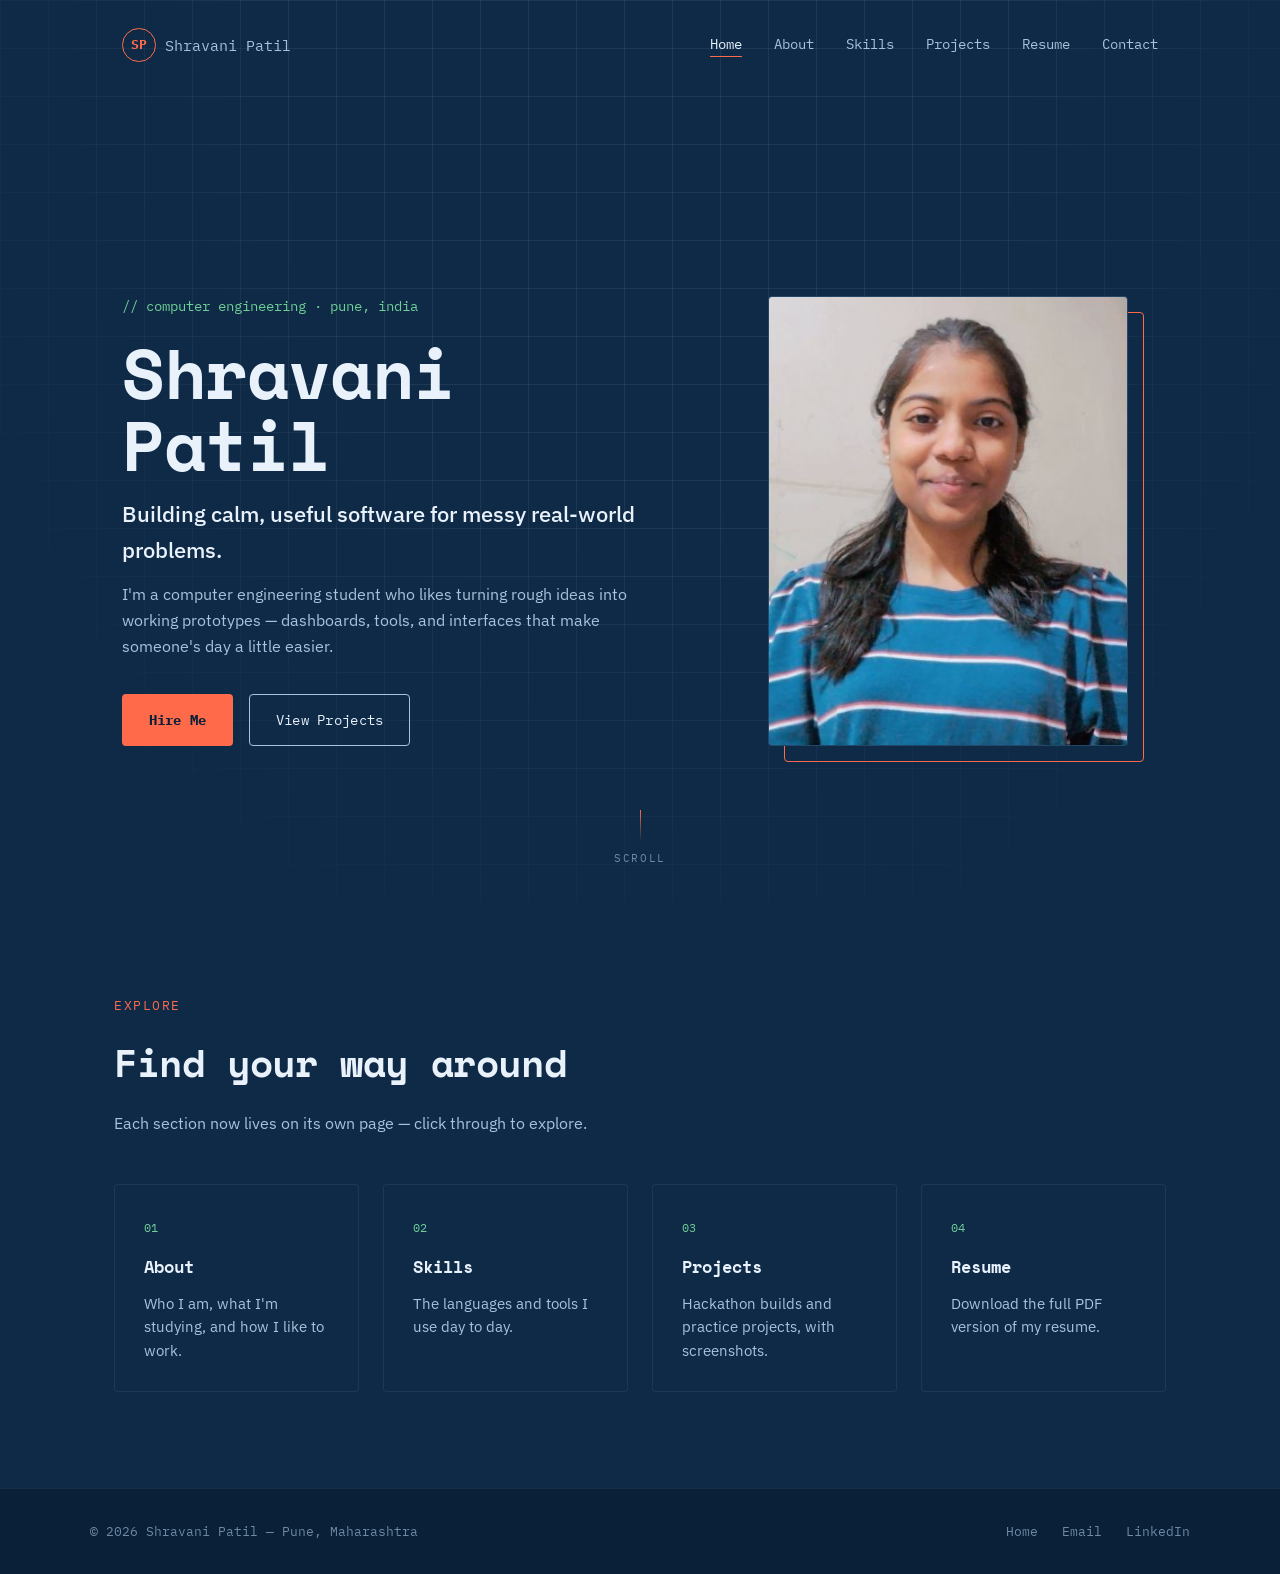
<file: level1-task(02)/index.html>
<!DOCTYPE html>
<html lang="en">
<head>
<meta charset="UTF-8">
<meta name="viewport" content="width=device-width, initial-scale=1.0">
<title>Shravani Patil — Portfolio</title>
<link rel="preconnect" href="https://fonts.googleapis.com">
<link rel="preconnect" href="https://fonts.gstatic.com" crossorigin>
<link href="https://fonts.googleapis.com/css2?family=Space+Mono:wght@400;700&family=IBM+Plex+Sans:wght@400;500;600;700&family=IBM+Plex+Mono:wght@400;500&display=swap" rel="stylesheet">
<link rel="stylesheet" href="style.css">
</head>
<body>

<!-- ============ HEADER / NAV ============ -->
<header class="site-header" id="top">
  <div class="grid-overlay" aria-hidden="true"></div>
  <nav class="navbar">
    <a href="index.html" class="logo">
      <span class="logo-mark">SP</span>
      <span class="logo-full">Shravani&nbsp;Patil</span>
    </a>
    <ul class="nav-links">
      <li><a href="index.html" class="active">Home</a></li>
      <li><a href="about.html">About</a></li>
      <li><a href="skills.html">Skills</a></li>
      <li><a href="projects.html">Projects</a></li>
      <li><a href="resume.html">Resume</a></li>
      <li><a href="contact.html">Contact</a></li>
    </ul>
  </nav>

  <div class="hero">
    <div class="hero-text">
      <p class="eyebrow">// computer engineering · pune, india</p>
      <h1 class="hero-title">Shravani Patil</h1>
      <p class="hero-tagline">Building calm, useful software for messy real‑world problems.</p>
      <p class="hero-sub">
        I'm a computer engineering student who likes turning rough ideas into working
        prototypes — dashboards, tools, and interfaces that make someone's day a little easier.
      </p>
      <div class="hero-actions">
        <a href="contact.html" class="btn btn-primary">Hire Me</a>
        <a href="projects.html" class="btn btn-ghost">View Projects</a>
      </div>
    </div>

    <div class="hero-photo-wrap">
      <div class="hero-photo">
        <img src="photo.jpg" alt="Photo of Shravani Patil">
      </div>
      <div class="hero-photo-frame" aria-hidden="true"></div>
    </div>
  </div>

  <div class="scroll-cue" aria-hidden="true">
    <span></span>
    <p>scroll</p>
  </div>
</header>

<main>
  <!-- ============ QUICK LINKS ============ -->
  <section class="section" id="quick-links">
    <p class="section-tag">Explore</p>
    <h2 class="section-heading">Find your way around</h2>
    <p class="section-intro">Each section now lives on its own page — click through to explore.</p>

    <div class="skills-grid">
      <a class="skill-card" href="about.html">
        <span class="skill-index">01</span>
        <h3>About</h3>
        <p>Who I am, what I'm studying, and how I like to work.</p>
      </a>
      <a class="skill-card" href="skills.html">
        <span class="skill-index">02</span>
        <h3>Skills</h3>
        <p>The languages and tools I use day to day.</p>
      </a>
      <a class="skill-card" href="projects.html">
        <span class="skill-index">03</span>
        <h3>Projects</h3>
        <p>Hackathon builds and practice projects, with screenshots.</p>
      </a>
      <a class="skill-card" href="resume.html">
        <span class="skill-index">04</span>
        <h3>Resume</h3>
        <p>Download the full PDF version of my resume.</p>
      </a>
    </div>
  </section>
</main>

<!-- ============ FOOTER ============ -->
<footer class="site-footer">
  <div class="footer-inner">
    <p>&copy; <span id="year"></span> Shravani Patil — Pune, Maharashtra</p>
    <div class="footer-links">
      <a href="index.html">Home</a>
      <a href="mailto:shavani.na.patil@gmail.com">Email</a>
      <a href="https://www.linkedin.com/in/shravani-patil-10g03p214" target="_blank" rel="noopener noreferrer">LinkedIn</a>
    </div>
  </div>
</footer>

<script>
  document.getElementById('year').textContent = new Date().getFullYear();
</script>

</body>
</html>
</file>
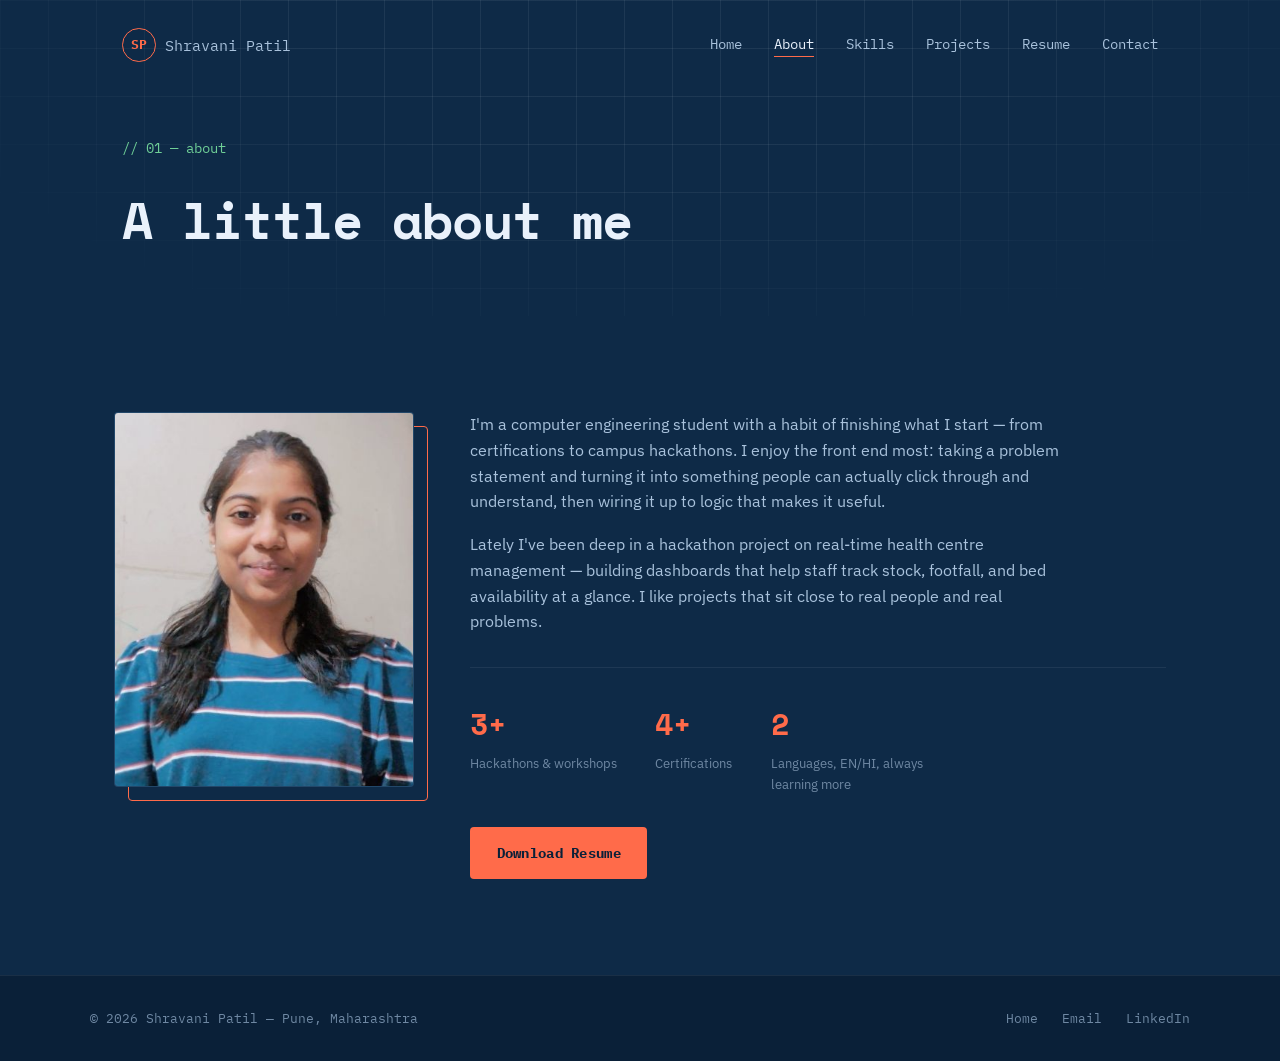
<file: level1-task(02)/about.html>
<!DOCTYPE html>
<html lang="en">
<head>
<meta charset="UTF-8">
<meta name="viewport" content="width=device-width, initial-scale=1.0">
<title>About — Shravani Patil</title>
<link rel="preconnect" href="https://fonts.googleapis.com">
<link rel="preconnect" href="https://fonts.gstatic.com" crossorigin>
<link href="https://fonts.googleapis.com/css2?family=Space+Mono:wght@400;700&family=IBM+Plex+Sans:wght@400;500;600;700&family=IBM+Plex+Mono:wght@400;500&display=swap" rel="stylesheet">
<link rel="stylesheet" href="style.css">
</head>
<body>

<header class="site-header site-header--compact" id="top">
  <div class="grid-overlay" aria-hidden="true"></div>
  <nav class="navbar">
    <a href="index.html" class="logo">
      <span class="logo-mark">SP</span>
      <span class="logo-full">Shravani&nbsp;Patil</span>
    </a>
    <ul class="nav-links">
      <li><a href="index.html">Home</a></li>
      <li><a href="about.html" class="active">About</a></li>
      <li><a href="skills.html">Skills</a></li>
      <li><a href="projects.html">Projects</a></li>
      <li><a href="resume.html">Resume</a></li>
      <li><a href="contact.html">Contact</a></li>
    </ul>
  </nav>

  <div class="page-title">
    <p class="eyebrow">// 01 — about</p>
    <h1 class="page-title-heading">A little about me</h1>
  </div>
</header>

<main>
  <section class="section" id="about">
    <div class="about-grid">
      <div class="about-photo-wrap">
        <div class="about-photo">
          <img src="photo.jpg" alt="Photo of Shravani Patil">
        </div>
        <div class="photo-frame" aria-hidden="true"></div>
      </div>

      <div class="about-content">
        <p class="about-bio">
          I'm a computer engineering student with a habit of finishing what I start —
          from certifications to campus hackathons. I enjoy the front end most: taking a
          problem statement and turning it into something people can actually click through
          and understand, then wiring it up to logic that makes it useful.
        </p>
        <p class="about-bio">
          Lately I've been deep in a hackathon project on real-time health centre
          management — building dashboards that help staff track stock, footfall, and
          bed availability at a glance. I like projects that sit close to real people
          and real problems.
        </p>

        <div class="about-stats">
          <div class="stat">
            <span class="stat-number">3+</span>
            <span class="stat-label">Hackathons &amp; workshops</span>
          </div>
          <div class="stat">
            <span class="stat-number">4+</span>
            <span class="stat-label">Certifications</span>
          </div>
          <div class="stat">
            <span class="stat-number">2</span>
            <span class="stat-label">Languages, EN/HI, always learning more</span>
          </div>
        </div>

        <a href="./resume.pdf" download class="btn btn-primary about-resume-btn">Download Resume</a>
      </div>
    </div>
  </section>
</main>

<footer class="site-footer">
  <div class="footer-inner">
    <p>&copy; <span id="year"></span> Shravani Patil — Pune, Maharashtra</p>
    <div class="footer-links">
      <a href="index.html">Home</a>
      <a href="mailto:shavani.na.patil@gmail.com">Email</a>
      <a href="https://www.linkedin.com/in/shravani-patil-10g03p214" target="_blank" rel="noopener noreferrer">LinkedIn</a>
    </div>
  </div>
</footer>

<script>
  document.getElementById('year').textContent = new Date().getFullYear();
</script>

</body>
</html>
</file>
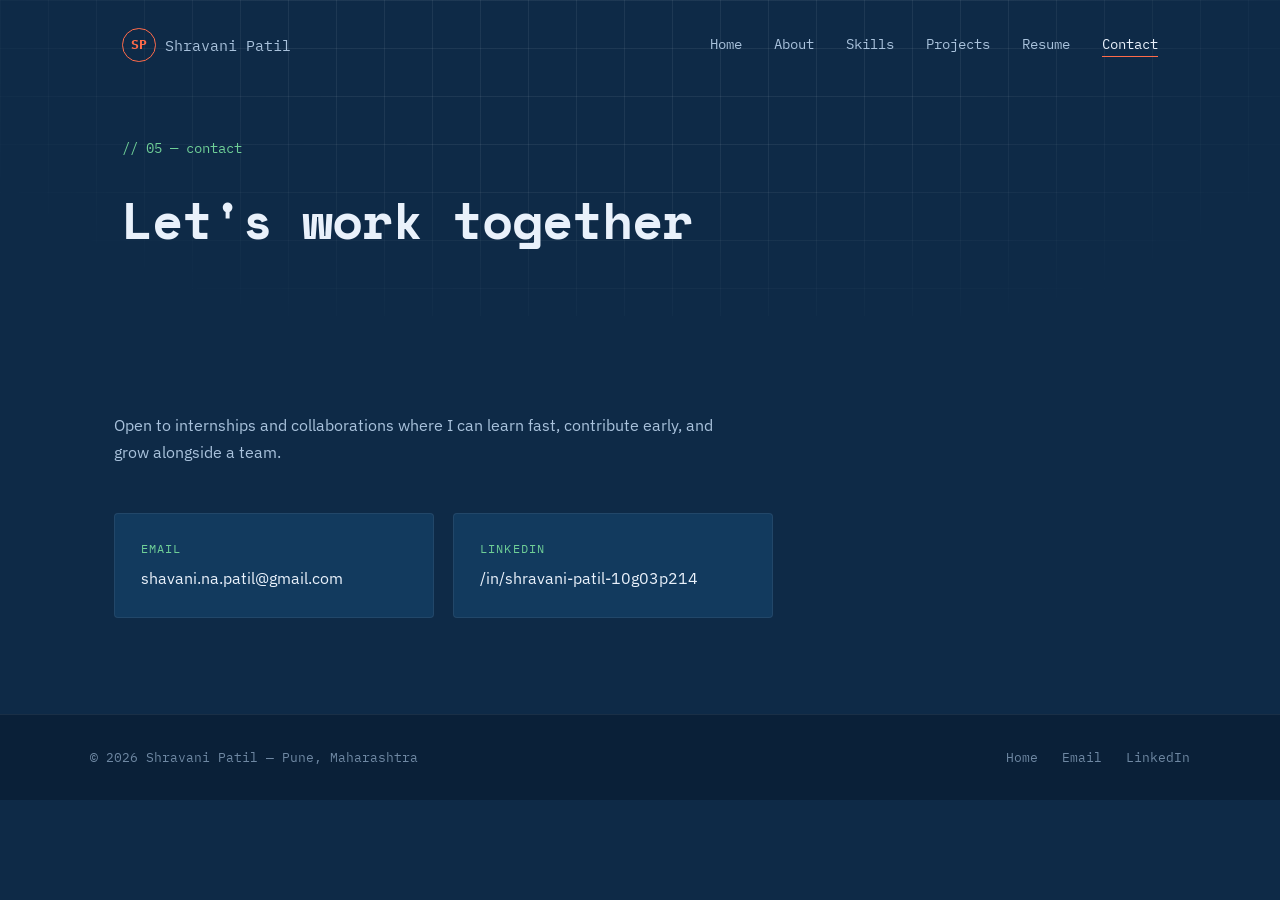
<file: level1-task(02)/contact.html>
<!DOCTYPE html>
<html lang="en">
<head>
<meta charset="UTF-8">
<meta name="viewport" content="width=device-width, initial-scale=1.0">
<title>Contact — Shravani Patil</title>
<link rel="preconnect" href="https://fonts.googleapis.com">
<link rel="preconnect" href="https://fonts.gstatic.com" crossorigin>
<link href="https://fonts.googleapis.com/css2?family=Space+Mono:wght@400;700&family=IBM+Plex+Sans:wght@400;500;600;700&family=IBM+Plex+Mono:wght@400;500&display=swap" rel="stylesheet">
<link rel="stylesheet" href="style.css">
</head>
<body>

<header class="site-header site-header--compact" id="top">
  <div class="grid-overlay" aria-hidden="true"></div>
  <nav class="navbar">
    <a href="index.html" class="logo">
      <span class="logo-mark">SP</span>
      <span class="logo-full">Shravani&nbsp;Patil</span>
    </a>
    <ul class="nav-links">
      <li><a href="index.html">Home</a></li>
      <li><a href="about.html">About</a></li>
      <li><a href="skills.html">Skills</a></li>
      <li><a href="projects.html">Projects</a></li>
      <li><a href="resume.html">Resume</a></li>
      <li><a href="contact.html" class="active">Contact</a></li>
    </ul>
  </nav>

  <div class="page-title">
    <p class="eyebrow">// 05 — contact</p>
    <h1 class="page-title-heading">Let's work together</h1>
  </div>
</header>

<main>
  <section class="section" id="contact">
    <p class="section-intro">
      Open to internships and collaborations where I can learn fast, contribute early,
      and grow alongside a team.
    </p>

    <div class="contact-grid">
      <a class="contact-card" href="mailto:shavani.na.patil@gmail.com">
        <span class="contact-label">Email</span>
        <span class="contact-value">shavani.na.patil@gmail.com</span>
      </a>

      <a class="contact-card" href="https://www.linkedin.com/in/shravani-patil-10g03p214" target="_blank" rel="noopener noreferrer">
        <span class="contact-label">LinkedIn</span>
        <span class="contact-value">/in/shravani-patil-10g03p214</span>
      </a>
    </div>
  </section>
</main>

<footer class="site-footer">
  <div class="footer-inner">
    <p>&copy; <span id="year"></span> Shravani Patil — Pune, Maharashtra</p>
    <div class="footer-links">
      <a href="index.html">Home</a>
      <a href="mailto:shavani.na.patil@gmail.com">Email</a>
      <a href="https://www.linkedin.com/in/shravani-patil-10g03p214" target="_blank" rel="noopener noreferrer">LinkedIn</a>
    </div>
  </div>
</footer>

<script>
  document.getElementById('year').textContent = new Date().getFullYear();
</script>

</body>
</html>
</file>
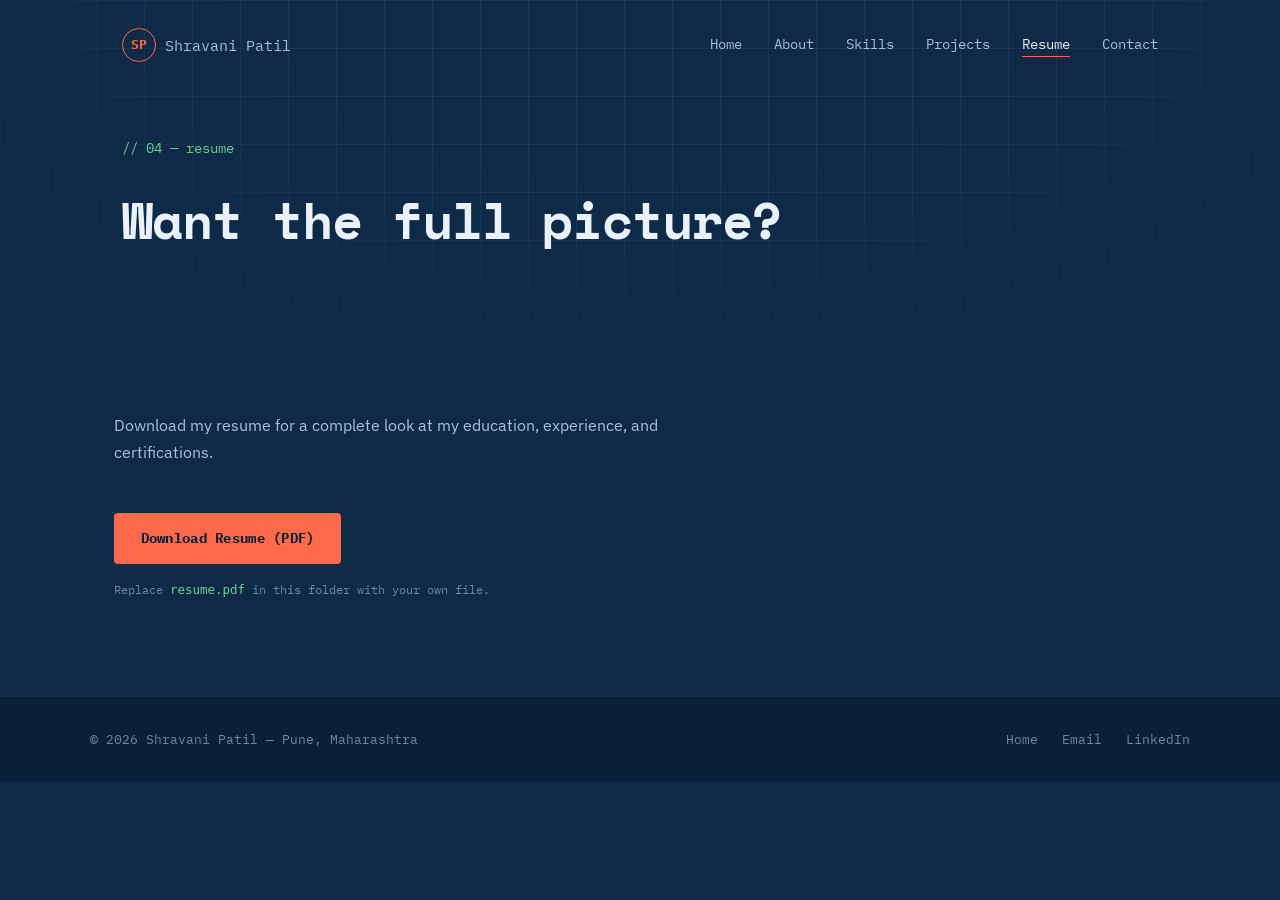
<file: level1-task(02)/resume.html>
<!DOCTYPE html>
<html lang="en">
<head>
<meta charset="UTF-8">
<meta name="viewport" content="width=device-width, initial-scale=1.0">
<title>Resume — Shravani Patil</title>
<link rel="preconnect" href="https://fonts.googleapis.com">
<link rel="preconnect" href="https://fonts.gstatic.com" crossorigin>
<link href="https://fonts.googleapis.com/css2?family=Space+Mono:wght@400;700&family=IBM+Plex+Sans:wght@400;500;600;700&family=IBM+Plex+Mono:wght@400;500&display=swap" rel="stylesheet">
<link rel="stylesheet" href="style.css">
</head>
<body>

<header class="site-header site-header--compact" id="top">
  <div class="grid-overlay" aria-hidden="true"></div>
  <nav class="navbar">
    <a href="index.html" class="logo">
      <span class="logo-mark">SP</span>
      <span class="logo-full">Shravani&nbsp;Patil</span>
    </a>
    <ul class="nav-links">
      <li><a href="index.html">Home</a></li>
      <li><a href="about.html">About</a></li>
      <li><a href="skills.html">Skills</a></li>
      <li><a href="projects.html">Projects</a></li>
      <li><a href="resume.html" class="active">Resume</a></li>
      <li><a href="contact.html">Contact</a></li>
    </ul>
  </nav>

  <div class="page-title">
    <p class="eyebrow">// 04 — resume</p>
    <h1 class="page-title-heading">Want the full picture?</h1>
  </div>
</header>

<main>
  <section class="section resume-section" id="resume">
    <p class="section-intro">
      Download my resume for a complete look at my education, experience, and certifications.
    </p>
    <a href="./resume.pdf" download class="btn btn-primary resume-btn">
      <span>Download Resume (PDF)</span>
    </a>
    <p class="resume-note">Replace <code>resume.pdf</code> in this folder with your own file.</p>
  </section>
</main>

<footer class="site-footer">
  <div class="footer-inner">
    <p>&copy; <span id="year"></span> Shravani Patil — Pune, Maharashtra</p>
    <div class="footer-links">
      <a href="index.html">Home</a>
      <a href="mailto:shavani.na.patil@gmail.com">Email</a>
      <a href="https://www.linkedin.com/in/shravani-patil-10g03p214" target="_blank" rel="noopener noreferrer">LinkedIn</a>
    </div>
  </div>
</footer>

<script>
  document.getElementById('year').textContent = new Date().getFullYear();
</script>

</body>
</html>
</file>
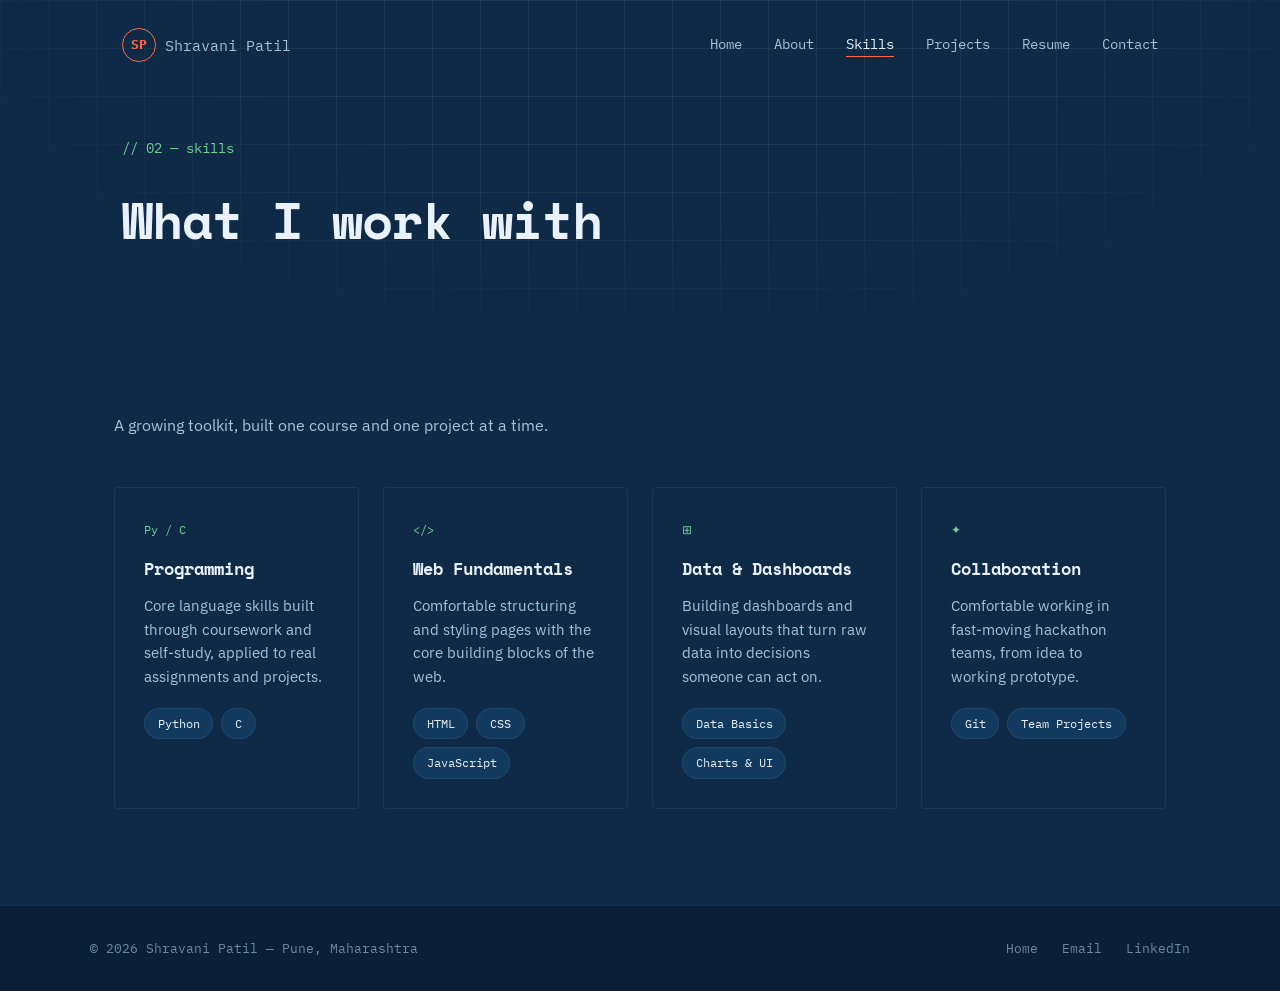
<file: level1-task(02)/skills.html>
<!DOCTYPE html>
<html lang="en">
<head>
<meta charset="UTF-8">
<meta name="viewport" content="width=device-width, initial-scale=1.0">
<title>Skills — Shravani Patil</title>
<link rel="preconnect" href="https://fonts.googleapis.com">
<link rel="preconnect" href="https://fonts.gstatic.com" crossorigin>
<link href="https://fonts.googleapis.com/css2?family=Space+Mono:wght@400;700&family=IBM+Plex+Sans:wght@400;500;600;700&family=IBM+Plex+Mono:wght@400;500&display=swap" rel="stylesheet">
<link rel="stylesheet" href="style.css">
</head>
<body>

<header class="site-header site-header--compact" id="top">
  <div class="grid-overlay" aria-hidden="true"></div>
  <nav class="navbar">
    <a href="index.html" class="logo">
      <span class="logo-mark">SP</span>
      <span class="logo-full">Shravani&nbsp;Patil</span>
    </a>
    <ul class="nav-links">
      <li><a href="index.html">Home</a></li>
      <li><a href="about.html">About</a></li>
      <li><a href="skills.html" class="active">Skills</a></li>
      <li><a href="projects.html">Projects</a></li>
      <li><a href="resume.html">Resume</a></li>
      <li><a href="contact.html">Contact</a></li>
    </ul>
  </nav>

  <div class="page-title">
    <p class="eyebrow">// 02 — skills</p>
    <h1 class="page-title-heading">What I work with</h1>
  </div>
</header>

<main>
  <section class="section" id="skills">
    <p class="section-intro">A growing toolkit, built one course and one project at a time.</p>

    <div class="skills-grid">
      <div class="skill-card">
        <span class="skill-index">Py / C</span>
        <h3>Programming</h3>
        <p>Core language skills built through coursework and self-study, applied to real assignments and projects.</p>
        <div class="chip-row">
          <span class="chip">Python</span>
          <span class="chip">C</span>
        </div>
      </div>

      <div class="skill-card">
        <span class="skill-index">&lt;/&gt;</span>
        <h3>Web Fundamentals</h3>
        <p>Comfortable structuring and styling pages with the core building blocks of the web.</p>
        <div class="chip-row">
          <span class="chip">HTML</span>
          <span class="chip">CSS</span>
          <span class="chip">JavaScript</span>
        </div>
      </div>

      <div class="skill-card">
        <span class="skill-index">⊞</span>
        <h3>Data &amp; Dashboards</h3>
        <p>Building dashboards and visual layouts that turn raw data into decisions someone can act on.</p>
        <div class="chip-row">
          <span class="chip">Data Basics</span>
          <span class="chip">Charts &amp; UI</span>
        </div>
      </div>

      <div class="skill-card">
        <span class="skill-index">✦</span>
        <h3>Collaboration</h3>
        <p>Comfortable working in fast-moving hackathon teams, from idea to working prototype.</p>
        <div class="chip-row">
          <span class="chip">Git</span>
          <span class="chip">Team Projects</span>
        </div>
      </div>
    </div>
  </section>
</main>

<footer class="site-footer">
  <div class="footer-inner">
    <p>&copy; <span id="year"></span> Shravani Patil — Pune, Maharashtra</p>
    <div class="footer-links">
      <a href="index.html">Home</a>
      <a href="mailto:shavani.na.patil@gmail.com">Email</a>
      <a href="https://www.linkedin.com/in/shravani-patil-10g03p214" target="_blank" rel="noopener noreferrer">LinkedIn</a>
    </div>
  </div>
</footer>

<script>
  document.getElementById('year').textContent = new Date().getFullYear();
</script>

</body>
</html>
</file>
<file: level1-task(02)/style.css>
/* =========================================================
   TOKENS
   ========================================================= */
:root {
  --navy-950: #0a2038;
  --navy-900: #0e2a47;
  --navy-800: #123a5e;
  --navy-700: #1a4d78;
  --grid-line: rgba(233, 241, 251, 0.07);
  --paper: #e9f1fb;
  --paper-dim: #a9c2dc;
  --paper-faint: #6f88a3;
  --accent: #ff6b4a;
  --accent-dim: rgba(255, 107, 74, 0.15);
  --measure: #6fcf97;

  --font-display: 'Space Mono', monospace;
  --font-body: 'IBM Plex Sans', sans-serif;
  --font-mono: 'IBM Plex Mono', monospace;

  --max-width: 1100px;
  --radius: 4px;
}

/* =========================================================
   RESET / BASE
   ========================================================= */
* {
  margin: 0;
  padding: 0;
  box-sizing: border-box;
}

html {
  scroll-behavior: smooth;
}

body {
  background: var(--navy-900);
  color: var(--paper);
  font-family: var(--font-body);
  line-height: 1.6;
  font-size: 16px;
  overflow-x: hidden;
}

a {
  color: inherit;
  text-decoration: none;
}

img {
  max-width: 100%;
  display: block;
}

ul {
  list-style: none;
}

:focus-visible {
  outline: 2px solid var(--accent);
  outline-offset: 3px;
}

@media (prefers-reduced-motion: reduce) {
  html {
    scroll-behavior: auto;
  }
  * {
    animation-duration: 0.01ms !important;
    transition-duration: 0.01ms !important;
  }
}

/* =========================================================
   SHARED LAYOUT PIECES
   ========================================================= */
.section {
  position: relative;
  padding: 6rem 1.5rem;
  max-width: var(--max-width);
  margin: 0 auto;
}

.section-alt {
  max-width: none;
  background: var(--navy-950);
  border-top: 1px solid var(--grid-line);
  border-bottom: 1px solid var(--grid-line);
}

.section-alt > * {
  max-width: var(--max-width);
  margin-left: auto;
  margin-right: auto;
}

.section-tag {
  font-family: var(--font-mono);
  font-size: 0.8rem;
  letter-spacing: 0.12em;
  text-transform: uppercase;
  color: var(--accent);
  margin-bottom: 1rem;
}

.section-heading {
  font-family: var(--font-display);
  font-size: clamp(1.6rem, 3vw, 2.4rem);
  font-weight: 700;
  color: var(--paper);
  margin-bottom: 1rem;
  letter-spacing: -0.01em;
}

.section-intro {
  color: var(--paper-dim);
  max-width: 620px;
  margin-bottom: 3rem;
  font-size: 1.02rem;
}

.chip-row {
  display: flex;
  flex-wrap: wrap;
  gap: 0.5rem;
  margin-top: 1.2rem;
}

.chip {
  font-family: var(--font-mono);
  font-size: 0.78rem;
  color: var(--paper);
  background: var(--navy-800);
  border: 1px solid var(--grid-line);
  border-radius: 100px;
  padding: 0.3rem 0.8rem;
}

/* Buttons */
.btn {
  display: inline-flex;
  align-items: center;
  gap: 0.5rem;
  font-family: var(--font-mono);
  font-size: 0.88rem;
  letter-spacing: 0.02em;
  padding: 0.85rem 1.6rem;
  border-radius: var(--radius);
  border: 1px solid transparent;
  transition: transform 0.15s ease, background 0.2s ease, border-color 0.2s ease;
}

.btn:hover {
  transform: translateY(-2px);
}

.btn-primary {
  background: var(--accent);
  color: var(--navy-950);
  font-weight: 700;
}

.btn-primary:hover {
  background: #ff8163;
}

.btn-ghost {
  border-color: var(--paper-dim);
  color: var(--paper);
}

.btn-ghost:hover {
  border-color: var(--paper);
  background: rgba(233, 241, 251, 0.05);
}

/* =========================================================
   HEADER / HERO
   ========================================================= */
.site-header {
  position: relative;
  min-height: 100vh;
  display: flex;
  flex-direction: column;
  justify-content: space-between;
  background: var(--navy-900);
  overflow: hidden;
}

.grid-overlay {
  position: absolute;
  inset: 0;
  background-image:
    linear-gradient(var(--grid-line) 1px, transparent 1px),
    linear-gradient(90deg, var(--grid-line) 1px, transparent 1px);
  background-size: 48px 48px;
  mask-image: radial-gradient(ellipse at top, black 40%, transparent 85%);
  pointer-events: none;
}

.navbar {
  position: relative;
  z-index: 2;
  display: flex;
  align-items: center;
  justify-content: space-between;
  padding: 1.75rem 2rem;
  max-width: var(--max-width);
  width: 100%;
  margin: 0 auto;
}

.logo {
  display: flex;
  align-items: center;
  gap: 0.6rem;
  font-family: var(--font-mono);
  font-size: 0.95rem;
}

.logo-mark {
  display: inline-flex;
  align-items: center;
  justify-content: center;
  width: 2.1rem;
  height: 2.1rem;
  border: 1.5px solid var(--accent);
  border-radius: 50%;
  color: var(--accent);
  font-weight: 700;
  font-size: 0.8rem;
}

.logo-full {
  color: var(--paper-dim);
  display: none;
}

.nav-links {
  display: flex;
  gap: 2rem;
  font-family: var(--font-mono);
  font-size: 0.85rem;
  color: var(--paper-dim);
}

.nav-links a {
  position: relative;
  padding-bottom: 4px;
  transition: color 0.2s ease;
}

.nav-links a:hover {
  color: var(--paper);
}

.nav-links a::after {
  content: "";
  position: absolute;
  left: 0;
  bottom: 0;
  width: 0;
  height: 1px;
  background: var(--accent);
  transition: width 0.2s ease;
}

.nav-links a:hover::after {
  width: 100%;
}

.hero {
  position: relative;
  z-index: 2;
  max-width: var(--max-width);
  width: 100%;
  margin: auto auto 0;
  padding: 2rem 2rem 4rem;
  display: grid;
  grid-template-columns: 1.15fr 0.85fr;
  gap: 3rem;
  align-items: center;
}

.hero-text {
  max-width: 560px;
}

.eyebrow {
  font-family: var(--font-mono);
  font-size: 0.85rem;
  color: var(--measure);
  margin-bottom: 1.2rem;
}

.hero-title {
  font-family: var(--font-display);
  font-weight: 700;
  font-size: clamp(2.4rem, 6.5vw, 4.4rem);
  line-height: 1.02;
  letter-spacing: -0.02em;
  margin-bottom: 1rem;
}

.hero-tagline {
  font-size: clamp(1.05rem, 2vw, 1.4rem);
  color: var(--paper);
  font-weight: 500;
  max-width: 640px;
  margin-bottom: 0.9rem;
}

.hero-sub {
  color: var(--paper-dim);
  max-width: 560px;
  margin-bottom: 2.2rem;
}

.hero-actions {
  display: flex;
  gap: 1rem;
  flex-wrap: wrap;
}

/* Hero photo, right side of the two-column hero */
.hero-photo-wrap {
  position: relative;
  justify-self: center;
  width: 100%;
  max-width: 360px;
}

.hero-photo {
  position: relative;
  border-radius: var(--radius);
  overflow: hidden;
  border: 1px solid var(--grid-line);
  background: var(--navy-800);
  z-index: 1;
}

.hero-photo img {
  width: 100%;
  aspect-ratio: 4 / 5;
  object-fit: cover;
  object-position: top center;
  filter: saturate(0.92);
  transform: scale(1);
  transition: transform 0.5s ease, filter 0.5s ease;
}

.hero-photo-wrap:hover .hero-photo img {
  transform: scale(1.06) rotate(0.5deg);
  filter: saturate(1.05);
}

.hero-photo-frame {
  position: absolute;
  top: 16px;
  left: 16px;
  right: -16px;
  bottom: -16px;
  border: 1px solid var(--accent);
  border-radius: var(--radius);
  z-index: 0;
  transition: top 0.35s ease, left 0.35s ease, right 0.35s ease, bottom 0.35s ease;
}

.hero-photo-wrap:hover .hero-photo-frame {
  top: 10px;
  left: 10px;
  right: -10px;
  bottom: -10px;
}

.scroll-cue {
  position: relative;
  z-index: 2;
  display: flex;
  flex-direction: column;
  align-items: center;
  gap: 0.5rem;
  padding-bottom: 2rem;
}

.scroll-cue span {
  width: 1px;
  height: 32px;
  background: linear-gradient(var(--accent), transparent);
  animation: scroll-pulse 1.8s ease-in-out infinite;
}

.scroll-cue p {
  font-family: var(--font-mono);
  font-size: 0.7rem;
  letter-spacing: 0.15em;
  text-transform: uppercase;
  color: var(--paper-faint);
}

@keyframes scroll-pulse {
  0%, 100% { transform: scaleY(1); opacity: 0.6; }
  50% { transform: scaleY(1.4); opacity: 1; }
}

.nav-links a.active {
  color: var(--paper);
}

.nav-links a.active::after {
  width: 100%;
}

/* Compact header used on every page except the homepage */
.site-header--compact {
  min-height: auto;
  padding-bottom: 3.5rem;
}

.page-title {
  position: relative;
  z-index: 2;
  max-width: var(--max-width);
  width: 100%;
  margin: 3rem auto 0;
  padding: 0 2rem;
}

.page-title-heading {
  font-family: var(--font-display);
  font-weight: 700;
  font-size: clamp(2rem, 5vw, 3.2rem);
  letter-spacing: -0.02em;
  margin-top: 0.6rem;
}
.about-grid {
  display: grid;
  grid-template-columns: 300px 1fr;
  gap: 3.5rem;
  align-items: start;
}

.about-photo-wrap {
  position: relative;
}

.about-photo {
  border: 1px solid var(--grid-line);
  border-radius: var(--radius);
  overflow: hidden;
  background: var(--navy-800);
  position: relative;
  z-index: 1;
}

.about-photo img {
  width: 100%;
  aspect-ratio: 4 / 5;
  object-fit: cover;
  object-position: top center;
  filter: saturate(0.92) grayscale(0.1);
  transform: scale(1);
  transition: transform 0.5s ease, filter 0.5s ease;
}

.about-photo-wrap:hover .about-photo img {
  transform: scale(1.06);
  filter: saturate(1.05) grayscale(0);
}

.photo-frame {
  position: absolute;
  top: 14px;
  left: 14px;
  right: -14px;
  bottom: -14px;
  border: 1px solid var(--accent);
  border-radius: var(--radius);
  z-index: 0;
  transition: top 0.35s ease, left 0.35s ease, right 0.35s ease, bottom 0.35s ease;
}

.about-photo-wrap:hover .photo-frame {
  top: 8px;
  left: 8px;
  right: -8px;
  bottom: -8px;
}

.about-resume-btn {
  margin-top: 2rem;
}

.about-bio {
  color: var(--paper-dim);
  margin-bottom: 1.1rem;
  max-width: 60ch;
}

.about-stats {
  display: flex;
  gap: 2.4rem;
  flex-wrap: wrap;
  margin-top: 2rem;
  padding-top: 2rem;
  border-top: 1px solid var(--grid-line);
}

.stat {
  display: flex;
  flex-direction: column;
  gap: 0.3rem;
  max-width: 160px;
}

.stat-number {
  font-family: var(--font-display);
  font-size: 1.9rem;
  font-weight: 700;
  color: var(--accent);
}

.stat-label {
  font-size: 0.82rem;
  color: var(--paper-faint);
}

/* =========================================================
   SKILLS
   ========================================================= */
.skills-grid {
  display: grid;
  grid-template-columns: repeat(auto-fit, minmax(230px, 1fr));
  gap: 1.5rem;
}

.skill-card {
  background: var(--navy-900);
  border: 1px solid var(--grid-line);
  border-radius: var(--radius);
  padding: 1.8rem;
  transition: border-color 0.2s ease, transform 0.2s ease;
  display: block;
  cursor: pointer;
}

.skill-card:hover {
  border-color: var(--accent);
  transform: translateY(-3px);
}

.skill-index {
  display: inline-block;
  font-family: var(--font-mono);
  font-size: 0.78rem;
  color: var(--measure);
  margin-bottom: 1rem;
}

.skill-card h3 {
  font-family: var(--font-display);
  font-size: 1.05rem;
  margin-bottom: 0.7rem;
}

.skill-card p {
  color: var(--paper-dim);
  font-size: 0.92rem;
}

/* =========================================================
   PROJECTS
   ========================================================= */
.projects-grid {
  display: grid;
  grid-template-columns: repeat(auto-fit, minmax(300px, 1fr));
  gap: 2rem;
}

.project-card {
  background: var(--navy-950);
  border: 1px solid var(--grid-line);
  border-radius: var(--radius);
  overflow: hidden;
  display: flex;
  flex-direction: column;
  transition: transform 0.2s ease, border-color 0.2s ease;
}

.project-card:hover {
  transform: translateY(-4px);
  border-color: var(--accent);
}

.project-image {
  background: var(--navy-800);
  border-bottom: 1px solid var(--grid-line);
}

.project-body {
  padding: 1.6rem;
  flex: 1;
  display: flex;
  flex-direction: column;
}

.project-index {
  font-family: var(--font-mono);
  font-size: 0.78rem;
  color: var(--accent);
  margin-bottom: 0.6rem;
}

.project-body h3 {
  font-family: var(--font-display);
  font-size: 1.15rem;
  margin-bottom: 0.7rem;
}

.project-body p {
  color: var(--paper-dim);
  font-size: 0.92rem;
  flex: 1;
}

/* =========================================================
   RESUME
   ========================================================= */
.resume-section {
  text-align: left;
}

.resume-btn {
  margin-bottom: 1rem;
}

.resume-note {
  font-family: var(--font-mono);
  font-size: 0.78rem;
  color: var(--paper-faint);
}

.resume-note code {
  color: var(--measure);
}

/* =========================================================
   CONTACT
   ========================================================= */
.contact-grid {
  display: grid;
  grid-template-columns: repeat(auto-fit, minmax(220px, 320px));
  gap: 1.2rem;
}

.contact-card {
  display: flex;
  flex-direction: column;
  gap: 0.5rem;
  padding: 1.6rem;
  background: var(--navy-800);
  border: 1px solid var(--grid-line);
  border-radius: var(--radius);
  transition: border-color 0.2s ease, transform 0.2s ease;
}

.contact-card:hover {
  border-color: var(--accent);
  transform: translateY(-3px);
}

.contact-label {
  font-family: var(--font-mono);
  font-size: 0.75rem;
  letter-spacing: 0.1em;
  text-transform: uppercase;
  color: var(--measure);
}

.contact-value {
  font-size: 0.98rem;
  word-break: break-word;
}

/* =========================================================
   FOOTER
   ========================================================= */
.site-footer {
  background: var(--navy-950);
  border-top: 1px solid var(--grid-line);
  padding: 2rem 1.5rem;
}

.footer-inner {
  max-width: var(--max-width);
  margin: 0 auto;
  display: flex;
  justify-content: space-between;
  align-items: center;
  flex-wrap: wrap;
  gap: 1rem;
  font-family: var(--font-mono);
  font-size: 0.82rem;
  color: var(--paper-faint);
}

.footer-links {
  display: flex;
  gap: 1.5rem;
}

.footer-links a {
  transition: color 0.2s ease;
}

.footer-links a:hover {
  color: var(--paper);
}

/* =========================================================
   RESPONSIVE
   ========================================================= */
@media (min-width: 720px) {
  .logo-full {
    display: inline;
  }
}

@media (max-width: 900px) {
  .hero {
    grid-template-columns: 1fr;
    text-align: left;
  }

  .hero-photo-wrap {
    max-width: 280px;
    justify-self: start;
    order: -1;
  }
}

@media (max-width: 720px) {
  .nav-links {
    gap: 1.1rem;
    font-size: 0.75rem;
  }

  .navbar {
    padding: 1.4rem;
  }

  .about-grid {
    grid-template-columns: 1fr;
  }

  .about-photo-wrap {
    max-width: 260px;
  }

  .section {
    padding: 4rem 1.25rem;
  }
}
</file>
